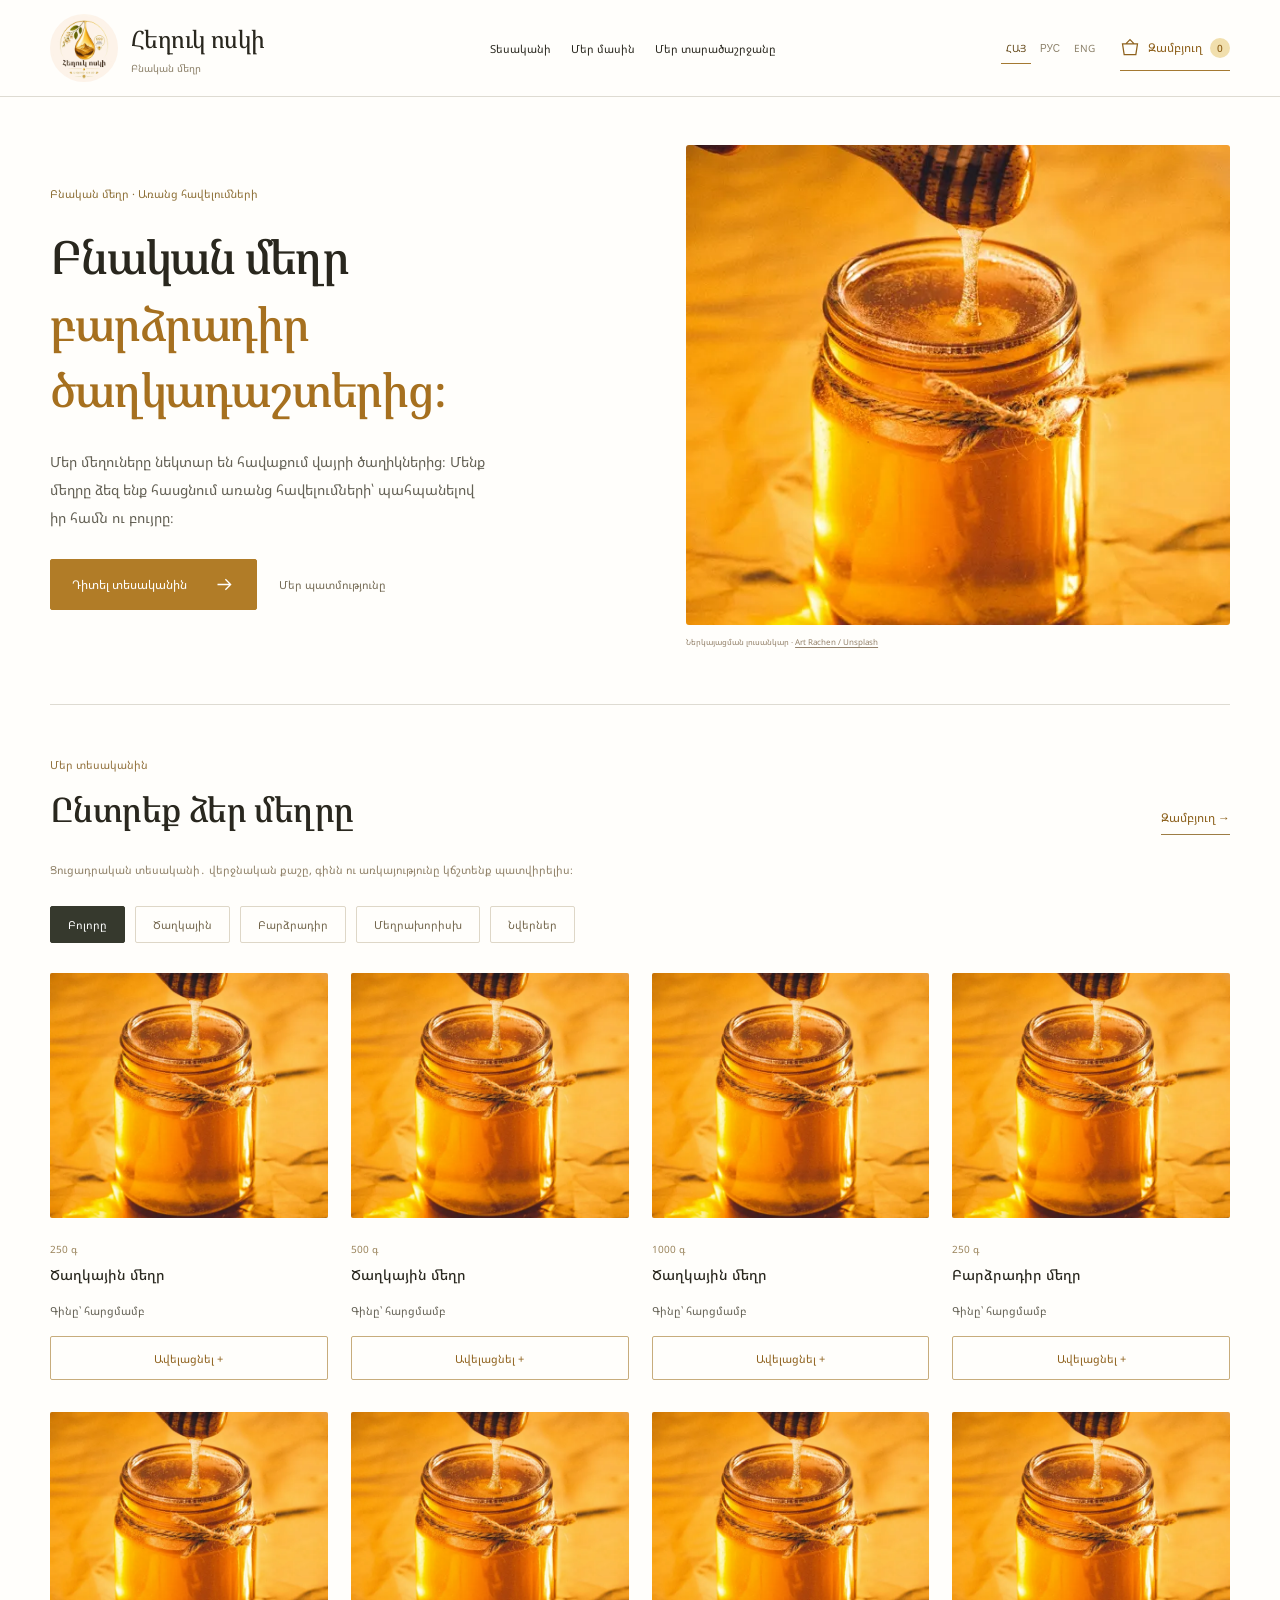
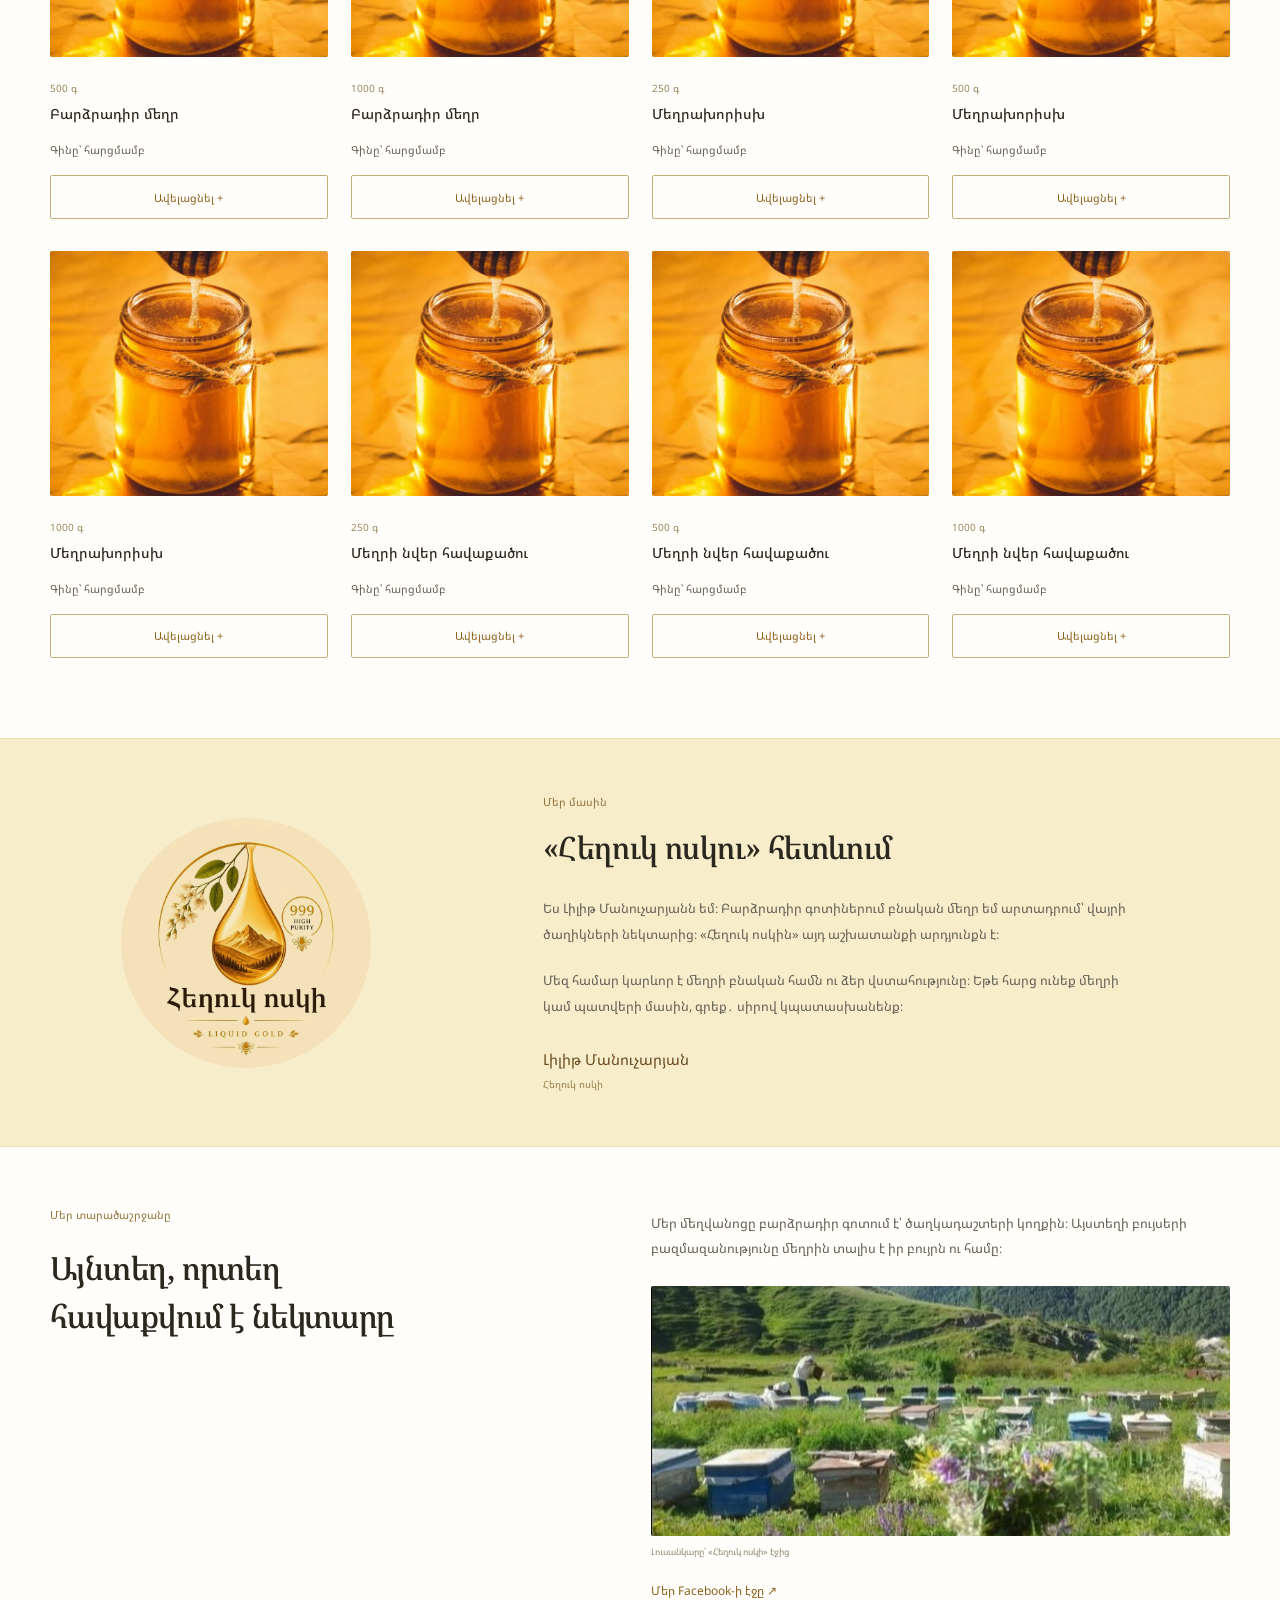
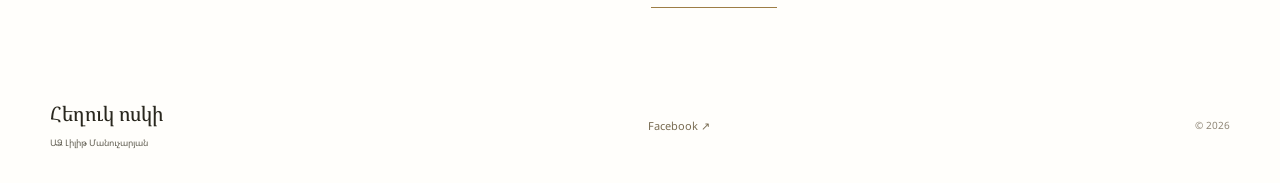
<file: index.html>
<!doctype html>
<html lang="hy"><head><meta charset="UTF-8"/><meta name="viewport" content="width=device-width, initial-scale=1.0"/><meta name="theme-color" content="#fcf9f0"/><meta name="description" content="Հեղուկ ոսկի՝ բնական մեղր բարձրադիր գոտիների ծաղիկների նեկտարից, առանց հավելումների։ Ծանոթացեք մեր պատմությանը և կապ հաստատեք պատվիրելու համար։"/><title>Հեղուկ ոսկի — Բնական մեղր բարձրադիր գոտիներից</title><link rel="icon" href="./favicon.svg"/>  <script type="module" crossorigin src="./assets/main-DhasBaVn.js"></script>
  <link rel="stylesheet" crossorigin href="./assets/main-Bz8UwkLz.css">
</head><body><div id="root"></div></body></html>
</file>
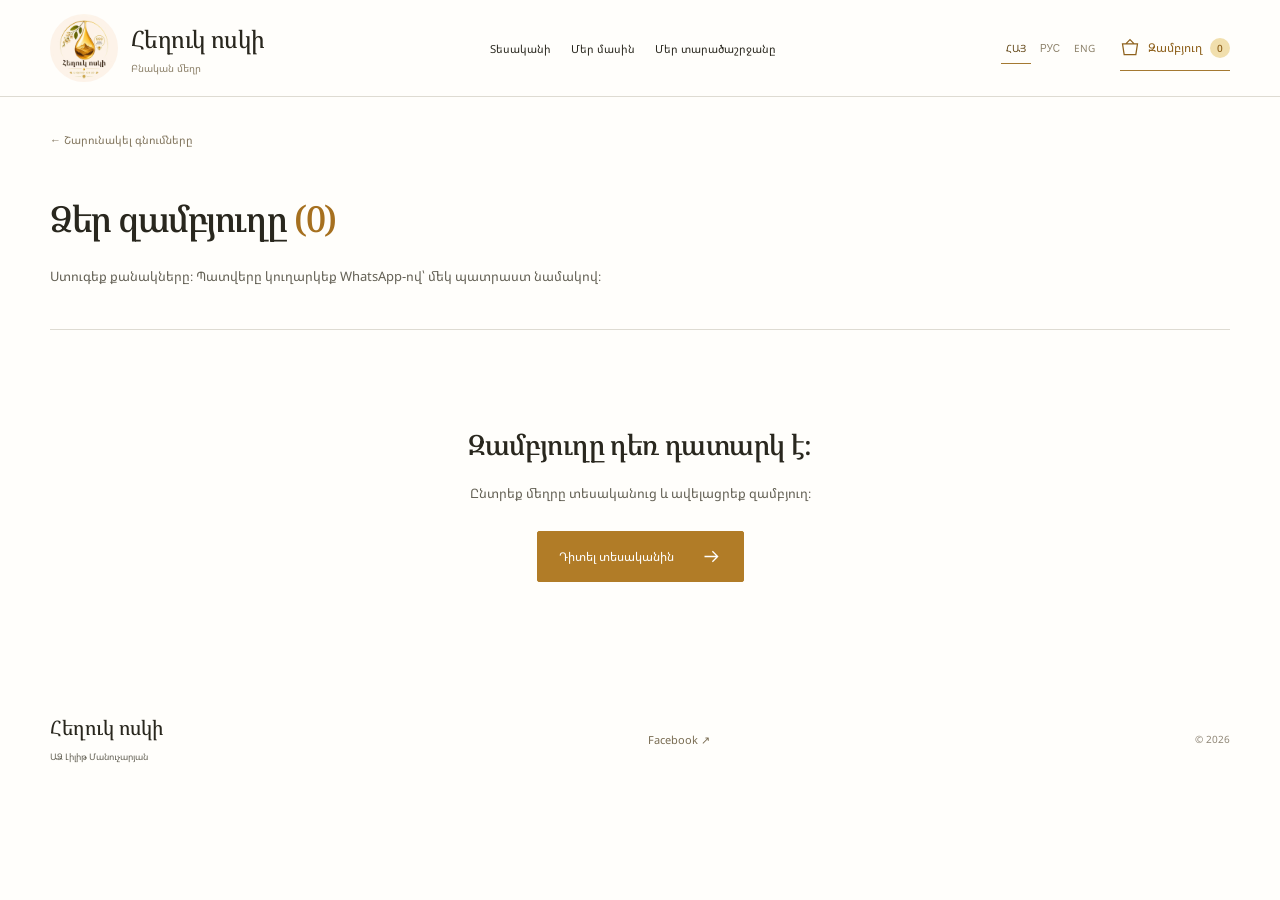
<file: order.html>
<!doctype html><html lang="hy"><head><meta charset="UTF-8"/><meta name="viewport" content="width=device-width, initial-scale=1.0"/><meta name="theme-color" content="#fffefb"/><meta name="description" content="Պատվիրեք Հեղուկ ոսկի բնական մեղրը՝ անմիջապես արտադրողից։"/><title>Պատվիրել — Հեղուկ ոսկի</title><link rel="icon" href="./favicon.svg"/>  <script type="module" crossorigin src="./assets/main-DhasBaVn.js"></script>
  <link rel="stylesheet" crossorigin href="./assets/main-Bz8UwkLz.css">
</head><body><div id="root"></div></body></html>
</file>
<file: assets/main-Bz8UwkLz.css>
@font-face{font-family:Noto Sans Armenian;font-style:normal;font-weight:400;font-stretch:normal;font-display:swap;src:url(./noto-armenian-0-CVgwGue0.ttf) format("truetype")}@font-face{font-family:Noto Sans Armenian;font-style:normal;font-weight:500;font-stretch:normal;font-display:swap;src:url(./noto-armenian-1-D2bagRVq.ttf) format("truetype")}@font-face{font-family:"Noto Serif Armenian";font-style:normal;font-weight:400;font-stretch:normal;font-display:swap;src:url(./noto-armenian-4-BQkz4Huj.ttf) format("truetype")}@font-face{font-family:"Noto Serif Armenian";font-style:normal;font-weight:500;font-stretch:normal;font-display:swap;src:url(./noto-armenian-5-BXHLyrOk.ttf) format("truetype")}:root{font-family:Noto Sans Armenian,sans-serif;color:#29271e;background:#fffefb;font-synthesis:none;--gold: #af771f;--line: #dedbd2;--yellow: #f4db8b}*{box-sizing:border-box}body{margin:0}html{scroll-behavior:smooth;scroll-padding-top:110px}a{color:inherit;text-decoration:none}button,input,textarea{font:inherit}button{cursor:pointer}a,button{touch-action:manipulation}a:focus-visible,button:focus-visible,input:focus-visible,textarea:focus-visible,summary:focus-visible{outline:2px solid #9b6613;outline-offset:5px}button:disabled{opacity:.3;cursor:default}img{display:block;max-width:100%}p{font-size:14px;line-height:1.9;color:#646155;margin:0 0 20px}h1,h2,h3{margin:0;font-weight:500}h1,h2{font-family:"Noto Serif Armenian",serif}h1{font-size:clamp(36px,4.2vw,58px);line-height:1.4;letter-spacing:-1.5px}h1 span{color:#a6701f}h2{font-size:34px;line-height:1.5;letter-spacing:-.6px}.wrap{width:calc(100% - 100px);max-width:1180px;margin:0 auto}.header{border-bottom:1px solid var(--line);background:#fffefbf5;position:sticky;top:0;z-index:10}.header-inner{display:flex;align-items:center;gap:30px;min-height:108px}.brand{display:flex;align-items:center;gap:13px;flex-shrink:0}.brand img{width:68px;height:68px;border-radius:50%;object-fit:cover}.brand>span{font-family:"Noto Serif Armenian",serif;font-size:24px;letter-spacing:-.6px}.brand small{display:block;font-family:Noto Sans Armenian,sans-serif;font-size:10px;letter-spacing:0;margin-top:6px;color:#8c8069}.header nav{display:flex;gap:28px;align-items:center;margin-left:auto;font-size:12px}.header nav a:hover{color:var(--gold)}.order-link{display:flex;align-items:center;gap:18px;border-bottom:1px solid #a47931;padding:12px 0;margin-left:15px;font-size:12px;color:#8e611c}.order-link svg{width:20px;height:20px}.menu{display:none}.intro{display:grid;grid-template-columns:1.25fr 1fr;gap:70px;padding:69px 0 51px;align-items:end}.tag{font-size:11px;color:#8d6f36;margin-bottom:22px}.button{display:inline-flex;align-items:center;justify-content:center;gap:27px;min-height:50px;padding:14px 21px;background:#b17c27;color:#fff;border:1px solid #b17c27;border-radius:2px;font-size:12px;transition:background .15s}.button svg{width:21px;height:21px;flex-shrink:0}.button:hover{background:#94641b;border-color:#94641b}.quiet-link{display:inline-block;font-size:11px;margin-left:20px;color:#756b55}.label{font-size:11px;color:#92713c;display:block;margin-bottom:22px}.about{background:#f7edcb;border-top:1px solid #ecddb2;border-bottom:1px solid #ecddb2}.about-inner{display:grid;grid-template-columns:.8fr 1.4fr;gap:100px;padding-top:65px;padding-bottom:65px;align-items:center}.about-mark img{width:250px;height:250px;object-fit:cover;border-radius:50%;margin:0 auto;mix-blend-mode:multiply}.about-mark>span{display:block;text-align:center;margin-top:20px;font-size:10px;color:#8b7547}.about-text h2{font-size:35px;margin-bottom:25px}.about-text .label{margin-bottom:15px}.about-text p{font-size:13px;line-height:2}.owner{font-size:15px;margin-top:30px;color:#6a4b1e}.owner span{display:block;font-size:10px;color:#9a814f;margin-top:8px}.region{display:grid;grid-template-columns:1fr 1.1fr;gap:110px;padding-top:85px;padding-bottom:85px}.region-title h2{font-size:33px}.region-body{padding-top:4px}.region-body p{font-size:13px}.underlined{font-size:12px;border:0;border-bottom:1px solid #9d7d45;background:none;color:#8d621e;display:inline-block;padding:3px 0 8px}.footer{display:flex;justify-content:space-between;gap:30px;align-items:center;padding-top:32px;padding-bottom:32px}.footer-name{font-family:"Noto Serif Armenian",serif;font-size:20px}.footer p{font-size:9px;margin:7px 0 0}.footer>a{font-size:11px;color:#796c52}.footer small{font-size:10px;color:#8f8676}.back{font-size:11px;color:#80745c}.order-heading{padding:45px 0 40px;border-bottom:1px solid var(--line)}.order-heading h1{font-size:43px}.order-heading .tag{margin-bottom:16px}.order-heading>p:last-child{font-size:13px;margin:20px 0 0}.quantity{display:flex;border:1px solid #d9ccb2;background:#fffefb}.quantity button{border:0;background:transparent;width:36px;height:40px;font-size:19px;color:#8d6829}.quantity input{width:37px;-webkit-appearance:textfield;-moz-appearance:textfield;appearance:textfield;border:0;background:transparent;text-align:center;font-size:13px;color:#332d20}.quantity input::-webkit-inner-spin-button{-webkit-appearance:none;-moz-appearance:none;appearance:none}.note-label{display:block;font-size:12px;margin-bottom:12px;line-height:1.8}.note-label span{display:block;font-size:9px;color:#9a8d70;margin-top:3px}textarea{display:block;width:100%;padding:13px;border:1px solid #d9ccb2;border-radius:1px;background:#fffefb;font-size:12px;line-height:1.9;resize:vertical;color:#554b37;min-height:95px}textarea::placeholder{color:#9f9581}.full{width:100%;margin-top:19px}.skip{position:fixed;top:-100px;left:20px;z-index:100;background:#fff;padding:15px}.skip:focus{top:10px}@media(max-width:1000px){.wrap{width:calc(100% - 60px)}.header nav{gap:20px;font-size:10px}.header-inner{gap:20px}.brand>span{font-size:21px}.intro{gap:35px}.intro h1{font-size:43px}.quiet-link{display:block;margin:17px 0 0}.region{gap:65px}.about-inner{gap:60px}.about-mark img{width:210px;height:210px}.about-text h2{font-size:31px}}@media(max-width:700px){.wrap{width:calc(100% - 36px)}.header-inner{min-height:84px;gap:12px}.brand{gap:8px}.brand img{width:49px;height:49px}.brand>span{font-size:18px}.brand small{font-size:8px;margin-top:4px}.order-link{margin-left:auto;font-size:10px;gap:9px;padding:10px 0}.order-link svg{width:17px;height:17px}.menu{display:block;order:3;background:none;border:0;padding:10px 0 10px 4px;font-size:10px;color:#78694d}.menu span{margin-left:5px}.header nav{display:none}.header nav.is-open{display:flex;position:absolute;top:84px;left:0;right:0;padding:18px;background:#fffefb;border-bottom:1px solid var(--line);flex-direction:column;align-items:flex-start;gap:20px;font-size:12px}.intro{display:block;padding:35px 0 29px}.tag{font-size:10px;margin-bottom:15px}.intro h1{font-size:38px;line-height:1.45;letter-spacing:-1px}.button{font-size:11px;gap:20px;min-height:47px;padding:12px 17px}.quiet-link{display:inline-block;margin:0 0 0 18px;font-size:10px}.label{font-size:10px;margin-bottom:15px}.about-inner{display:flex;flex-direction:column-reverse;gap:28px;padding-top:40px;padding-bottom:35px;align-items:stretch}.about-text h2{font-size:29px;margin-bottom:20px}.about-text p{font-size:12px}.owner{font-size:14px;margin-top:23px}.about-mark{display:flex;align-items:center;gap:20px;border-top:1px solid #e1cea0;padding-top:25px}.about-mark img{width:90px;height:90px;margin:0}.about-mark>span{margin:0;font-size:11px;text-align:left}.region{display:block;padding-top:45px;padding-bottom:45px}.region-title h2{font-size:30px;line-height:1.5}.region-body{padding:22px 0 0}.region-body p{font-size:12px}.underlined{font-size:11px}.footer{flex-wrap:wrap;padding:25px 0;gap:22px}.footer>div{width:100%}.footer-name{font-size:20px}.footer>a{font-size:10px}.footer small{margin-left:auto}.back{font-size:10px}.order-heading{padding:30px 0}.order-heading h1{font-size:31px;line-height:1.5;letter-spacing:-.7px}.order-heading .tag{font-size:9px}.order-heading>p:last-child{font-size:12px;margin-top:18px}.note-label{font-size:11px}}@media(max-width:370px){.brand>span{font-size:16px}.brand img{width:43px;height:43px}.header-inner{gap:9px}.menu{font-size:9px}.intro h1{font-size:34px}.quiet-link{margin-left:11px}.button{font-size:10px}}@media(prefers-reduced-motion:reduce){html{scroll-behavior:auto}*{transition:none!important}}.header-inner{gap:22px}.header nav{gap:20px}.header-tools{display:flex;align-items:center;gap:20px;margin-left:auto}.header nav{margin-left:auto}.languages{display:flex;gap:4px}.languages button{background:none;border:0;padding:7px 5px;font-size:10px;color:#8c816a;border-bottom:1px solid transparent}.languages button[aria-pressed=true]{color:#614515;border-color:#a47931}.order-link{margin-left:0;gap:8px}.order-link b{font-size:10px;min-width:20px;height:20px;border-radius:50%;background:#f1dfad;display:grid;place-items:center;font-weight:500}.catalog{padding:70px 0 80px}.catalog-heading{display:flex;justify-content:space-between;align-items:end;gap:25px;margin-bottom:25px}.catalog-heading .label{margin-bottom:12px}.catalog-heading h2{font-size:36px}.demo-notice{font-size:11px;line-height:1.9;color:#8a6a32;background:#f7f0de;border-left:2px solid #b68c40;padding:13px 17px;margin:0 0 26px}.filters{display:flex;gap:10px;flex-wrap:wrap;margin:25px 0 30px}.filters button{font-size:11px;border:1px solid #ded7c7;padding:10px 17px;border-radius:2px;background:none;color:#73664c}.filters button[aria-pressed=true]{background:#36392d;color:#fff;border-color:#36392d}.product-grid{display:grid;grid-template-columns:repeat(4,minmax(0,1fr));gap:32px 23px}.product-card{min-width:0}.product-card-info{padding:18px 0 0}.product-weight{font-size:10px;color:#9b855d}.product-card h3{font-size:15px;line-height:1.65;margin:7px 0}.product-card p{font-size:11px;margin:8px 0 17px}.product-add{background:transparent;color:#8e601b;width:100%;border-color:#c7ac7c;min-height:42px;font-size:11px;padding:10px}.product-add:hover{background:#a87525;color:#fff}.product-add:disabled{opacity:.6}.basket-page{padding-top:30px;min-height:60vh}.basket-page .order-heading{margin-bottom:28px}.basket-page .order-heading h1{font-size:39px}.basket-layout{display:grid;grid-template-columns:1.3fr 1fr;gap:55px;padding-bottom:65px;align-items:start}.basket-row{display:flex;align-items:center;gap:22px;padding:22px 0;border-bottom:1px solid #dedbd2;position:relative}.basket-row:first-child{padding-top:0}.basket-item-info{padding-right:20px}.basket-item-info h2{font-family:Noto Sans Armenian,sans-serif;font-size:16px;letter-spacing:0}.basket-item-info p{font-size:11px;margin:9px 0 15px}.basket-item-info .quantity{width:max-content}.remove-item{background:none;border:0;font-size:25px;color:#99896b;margin-left:auto;align-self:flex-start;padding:4px 0 4px 10px}.basket-summary{background:#faf6eb;border:1px solid #e4dac3;padding:28px;position:sticky;top:130px}.basket-summary h2{font-size:24px}.summary-count{display:flex;justify-content:space-between;gap:20px;border-top:1px solid #ded1b7;border-bottom:1px solid #ded1b7;margin:24px 0;padding:18px 0;font-size:12px}.summary-count strong{font-weight:500;white-space:nowrap}.whatsapp{background:#376345;border-color:#376345;font-size:12px;white-space:normal;text-align:center}.whatsapp:hover{background:#264d32;border-color:#264d32}.whatsapp-help{font-size:10px;line-height:1.9;margin:16px 0}.recipient-note{font-size:10px;color:#99742f;border-top:1px solid #e4dac3;padding-top:15px;margin:0}.message-details{margin-top:22px;border-top:1px solid #e4dac3;padding-top:16px}.message-details summary{font-size:11px;cursor:pointer;color:#82704a}.message-details pre{font-family:inherit;white-space:pre-wrap;overflow-wrap:anywhere;font-size:11px;line-height:1.9;margin:15px 0 0}.clear-cart{margin-top:24px;cursor:pointer}.storage-note{font-size:10px;margin-top:15px;color:#9b8b6d}.empty-basket{text-align:center;padding:65px 0 100px}.empty-basket h2{font-size:28px;margin-bottom:16px}.empty-basket p{font-size:13px;margin-bottom:25px}@media(max-width:1100px){.header nav{gap:13px;font-size:10px}.header-inner{gap:15px}.header-tools{gap:12px}.brand>span{font-size:20px}.brand img{width:55px;height:55px}.product-grid{grid-template-columns:repeat(3,minmax(0,1fr))}.basket-layout{gap:30px}.basket-summary{padding:23px}}@media(max-width:700px){.header-inner{flex-wrap:wrap;gap:0 12px;padding-top:12px;padding-bottom:10px;min-height:100px}.brand{margin-right:auto}.brand img{width:45px;height:45px}.brand>span{font-size:18px}.header-tools{margin-left:auto;gap:10px;order:2}.header-tools .order-link{font-size:10px;padding:8px 0;gap:6px}.header-tools .order-link>span{display:none}.languages{gap:1px}.languages button{font-size:9px;padding:7px 4px}.header .menu{order:3;margin:7px 0 0;padding:5px 0;width:100%;text-align:left;font-size:10px}.header nav.is-open{top:100%;font-size:12px}.intro h1{font-size:35px;overflow-wrap:break-word}.catalog{padding:40px 0 45px}.catalog-heading{align-items:start;gap:15px}.catalog-heading h2{font-size:28px}.catalog-heading>.underlined{white-space:nowrap;font-size:10px}.catalog-heading .label{font-size:9px}.demo-notice{font-size:10px;padding:12px 13px}.filters{gap:7px;margin:20px 0}.filters button{font-size:10px;padding:9px 12px}.product-grid{grid-template-columns:repeat(2,minmax(0,1fr));gap:27px 15px}.product-card h3{font-size:13px;line-height:1.7;min-height:44px}.product-card-info{padding-top:13px}.product-card p{font-size:10px;margin-bottom:13px}.product-add{font-size:10px;padding:8px 5px;min-height:42px}.product-weight{font-size:9px}.basket-page .order-heading h1{font-size:30px}.basket-layout{display:block;padding-bottom:40px}.basket-row{gap:15px}.basket-item-info{padding-right:0}.basket-item-info h2{font-size:13px}.basket-item-info p{font-size:10px}.basket-item-info .quantity button{width:30px;height:35px}.basket-item-info .quantity input{width:30px}.basket-summary{position:static;padding:23px 20px;margin-top:28px}.basket-summary h2{font-size:24px}.basket-page .order-heading{padding:25px 0}.empty-basket{padding:40px 0 70px}.empty-basket h2{font-size:25px}.empty-basket p{font-size:12px}}.intro{grid-template-columns:1.05fr 1fr;gap:65px;padding:48px 0 55px;align-items:center}.intro-copy h1{font-size:46px;line-height:1.45;max-width:590px;letter-spacing:-1.1px;text-wrap:balance}.intro-copy .tag{margin-bottom:18px}.intro-description{font-size:14px;max-width:435px;margin:25px 0 27px;line-height:2}.intro-actions{display:flex;align-items:center;gap:22px;flex-wrap:wrap}.intro-actions .quiet-link{margin:0}.hero-photo{margin:0;min-width:0}.hero-photo>img{width:100%;height:480px;object-fit:cover;object-position:center 51%;border-radius:3px}.hero-photo figcaption{font-size:8px;line-height:1.8;color:#94826b;margin-top:10px}.hero-photo figcaption a{text-decoration:underline;text-underline-offset:2px}.catalog{border-top:1px solid #dedbd2;padding-top:52px}.catalog-heading h2{font-size:34px;text-wrap:balance}.catalog .demo-notice{background:none;border:0;padding:0;color:#8f8067;max-width:630px;font-size:11px;margin:0 0 22px}.product-photo{height:245px;background:#f1e3ca;overflow:hidden;border-radius:2px}.product-photo img{height:100%;width:100%;object-fit:cover;object-position:center 60%;transition:transform .25s ease}.product-card:hover .product-photo img{transform:scale(1.025)}.product-card-info{position:relative}.product-card h3{font-size:14px;line-height:1.75;min-height:2em;margin-top:5px}.product-card p{margin:10px 0 14px}.about-inner{padding-top:55px;padding-bottom:55px}.about-text p{max-width:590px}.about-text h2{font-size:31px;text-wrap:balance}.region{gap:75px;align-items:start;padding-top:60px;padding-bottom:60px}.region-title h2{font-size:32px;max-width:400px;text-wrap:balance}.region-photo{margin:25px 0 20px}.region-photo img{width:100%;height:250px;object-fit:cover;border-radius:2px}.region-photo figcaption{font-size:9px;color:#91856e;margin-top:9px}.basket-row>.product-photo{width:95px;height:125px;flex-shrink:0}.basket-page .order-heading h1{font-size:36px}.basket-page .order-heading p{max-width:590px;font-size:13px;line-height:1.9}.basket-page .demo-notice{font-size:11px;padding:11px 15px}.whatsapp-help,.recipient-note{line-height:1.9}.recipient-note{margin-top:16px}.header{background:#fffefb}.header-inner{min-height:96px}.header nav{font-size:11px}.languages button{min-height:32px}.product-add{min-height:44px}@media(max-width:1000px){.intro{gap:35px}.intro-copy h1{font-size:38px}.intro-description{font-size:13px}.hero-photo>img{height:430px}.product-photo{height:235px}.region{gap:45px}.header nav{font-size:10px;gap:12px}}@media(max-width:700px){.header-inner{min-height:98px}.intro{display:flex;flex-direction:column;align-items:stretch;gap:28px;padding-top:29px;padding-bottom:35px}.intro-copy h1{font-size:35px;max-width:510px;line-height:1.5}.intro-description{font-size:12px;max-width:490px;margin:18px 0 22px;line-height:1.95}.intro-actions{gap:23px}.hero-photo>img{height:350px;object-position:center 48%}.hero-photo figcaption{font-size:8px}.catalog{padding-top:33px}.catalog-heading{display:block;margin-bottom:17px}.catalog-heading h2{font-size:29px;line-height:1.5}.catalog-heading>.underlined{display:none}.catalog .demo-notice{font-size:10px;margin-bottom:20px}.product-photo{height:230px}.product-card h3{font-size:13px;min-height:44px}.about-text h2{font-size:28px}.about-inner{padding-top:35px;padding-bottom:35px}.region{display:block;padding:40px 0}.region-title h2{font-size:28px;max-width:450px}.region-photo img{height:260px}.basket-row>.product-photo{width:82px;height:114px}.basket-page .order-heading h1{font-size:30px}.basket-page .order-heading p{font-size:12px}.basket-page .demo-notice{font-size:10px}.header-tools{gap:8px}.brand>span{font-size:17px}}@media(max-width:430px){.intro-copy h1{font-size:31px}.hero-photo>img{height:340px}.product-photo{height:190px}.header-inner{gap:0 8px}.brand{gap:7px}.brand img{width:40px;height:40px}.brand>span{font-size:15px}.languages button{font-size:8px;padding:7px 3px}.header-tools{gap:6px}.order-link svg{width:18px;height:18px}.order-link b{min-width:18px;height:18px}.product-grid{gap:25px 12px}}
</file>
